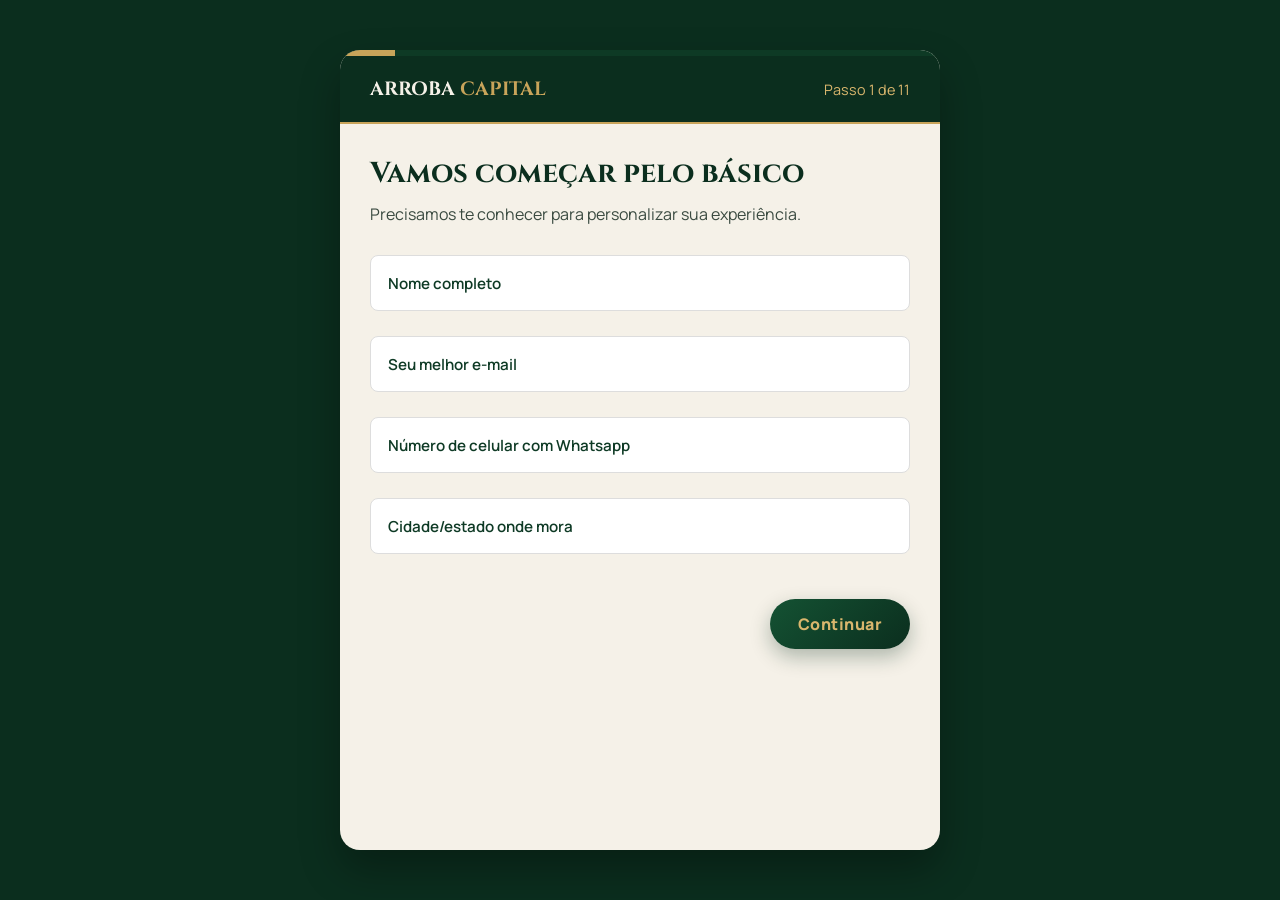
<file: quiz/index.html>
<!DOCTYPE html>
<html lang="pt-BR">
<head>
    <meta charset="UTF-8">
    <meta name="viewport" content="width=device-width, initial-scale=1.0">
    <meta name="description" content="Responda ao quiz da Arroba Capital e descubra se o próximo ciclo combina com o seu perfil de investimento.">
    <meta property="og:title" content="Quiz Arroba Capital | Análise de Perfil">
    <meta property="og:description" content="Faça a análise de perfil da Arroba Capital e veja se o próximo ciclo combina com os seus objetivos e momento de investimento.">
    <meta property="og:type" content="website">
    <meta property="og:url" content="https://arrobacapitaloficial.com.br/quiz/">
    <meta property="og:image" content="https://arrobacapitaloficial.com.br/share-arroba-capital-1x1.png">
    <meta property="og:image:secure_url" content="https://arrobacapitaloficial.com.br/share-arroba-capital-1x1.png">
    <meta property="og:image:type" content="image/png">
    <meta property="og:image:width" content="1200">
    <meta property="og:image:height" content="1200">
    <meta property="og:image:alt" content="Logo dourada da Arroba Capital sobre fundo verde">
    <meta name="twitter:card" content="summary_large_image">
    <meta name="twitter:title" content="Quiz Arroba Capital | Análise de Perfil">
    <meta name="twitter:description" content="Faça a análise de perfil da Arroba Capital e veja se o próximo ciclo combina com os seus objetivos e momento de investimento.">
    <meta name="twitter:image" content="https://arrobacapitaloficial.com.br/share-arroba-capital-1x1.png">
    <title>Análise de Perfil | Arroba Capital</title>
    <link rel="icon" href="../icons/beef-gold.svg" type="image/svg+xml">
    <link rel="shortcut icon" href="../icons/beef-gold.svg" type="image/svg+xml">
    
    <!-- Google Fonts -->
    <link rel="preconnect" href="https://fonts.googleapis.com">
    <link rel="preconnect" href="https://fonts.gstatic.com" crossorigin>
    <link href="https://fonts.googleapis.com/css2?family=Cinzel:wght@400;600;700&family=Manrope:wght@300;400;500;600;700&display=swap" rel="stylesheet">
    
    <link rel="stylesheet" href="css/style.css">
</head>
<body>

    <div class="app-container">
        <!-- Progress Bar -->
        <div class="progress-container">
            <div class="progress-bar" id="progress-bar"></div>
        </div>

        <header class="quiz-header">
            <span class="brand">ARROBA <span class="text-gold">CAPITAL</span></span>
            <span class="step-indicator">Passo <span id="current-step">1</span> de <span id="total-steps">5</span></span>
        </header>

        <form id="profile-form" class="quiz-form">
            
            <!-- Step 1: Dados Pessoais -->
            <div class="form-step active" data-step="1">
                <h2 class="step-title">Vamos começar pelo básico</h2>
                <p class="step-subtitle">Precisamos te conhecer para personalizar sua experiência.</p>
                
                <div class="input-group floating-label">
                    <input type="text" id="name" name="name" placeholder=" " required>
                    <label for="name">Nome completo</label>
                </div>
                
                <div class="input-group floating-label">
                    <input type="email" id="email" name="email" placeholder=" " required>
                    <label for="email">Seu melhor e-mail</label>
                </div>

                <div class="input-group floating-label">
                    <input type="tel" id="phone" name="phone" placeholder=" " maxlength="15" required>
                    <label for="phone">Número de celular com Whatsapp</label>
                </div>

                <div class="input-group floating-label">
                    <input type="text" id="city" name="city" placeholder=" " required>
                    <label for="city">Cidade/estado onde mora</label>
                </div>
            </div>

            <!-- Step 2: Agro Knowledge -->
            <div class="form-step" data-step="2">
                <h2 class="step-title">Sua Experiência</h2>
                <div class="input-group">
                    <label>Você tem algum conhecimento na área do agronegócio?</label>
                    <div class="options-container">
                        <label class="option-card">
                            <input type="radio" name="agro_knowledge" value="bastante" required>
                            <span class="option-text">Tenho bastante conhecimento</span>
                        </label>
                        <label class="option-card">
                            <input type="radio" name="agro_knowledge" value="raso" required>
                            <span class="option-text">Tenho um conhecimento raso no assunto</span>
                        </label>
                        <label class="option-card">
                            <input type="radio" name="agro_knowledge" value="nenhum" required>
                            <span class="option-text">Não tenho conhecimento</span>
                        </label>
                    </div>
                </div>
            </div>

            <!-- Step 3: Current Investments -->
            <div class="form-step" data-step="3">
                <h2 class="step-title">Sua Experiência</h2>
                <div class="input-group">
                    <label>Você já investe em algum ativo?</label>
                    <div class="options-container">
                        <label class="option-card">
                            <input type="radio" name="current_investments" value="imoveis" required>
                            <span class="option-text">Sim, em imóveis</span>
                        </label>
                        <label class="option-card">
                            <input type="radio" name="current_investments" value="renda_fixa" required>
                            <span class="option-text">Sim, em renda fixa (CDB, Tesouro, etc.)</span>
                        </label>
                        <label class="option-card">
                            <input type="radio" name="current_investments" value="acoes_cripto" required>
                            <span class="option-text">Sim, em ações e/ou criptomoedas</span>
                        </label>
                        <label class="option-card">
                            <input type="radio" name="current_investments" value="comercio_local" required>
                            <span class="option-text">Sim, em comércio local</span>
                        </label>
                        <label class="option-card">
                            <input type="radio" name="current_investments" value="nao_invisto" required>
                            <span class="option-text">Ainda não invisto</span>
                        </label>
                        <label class="option-card">
                            <input type="radio" name="current_investments" value="multiplos" required>
                            <span class="option-text">Mais de uma opção</span>
                        </label>
                    </div>
                </div>
            </div>

            <!-- Step 4: Investment Amount -->
            <div class="form-step" data-step="4">
                <h2 class="step-title">Planejamento Financeiro</h2>
                <div class="input-group">
                    <label>Quanto você pretende investir</label>
                    <div class="options-container">
                        <label class="option-card">
                            <input type="radio" name="investment_amount" value="30k-50k" required>
                            <span class="option-text">Entre R$ 30.000 e R$ 50.000</span>
                        </label>
                        <label class="option-card">
                            <input type="radio" name="investment_amount" value="50k-100k" required>
                            <span class="option-text">Entre R$ 50.000 e R$ 100.000</span>
                        </label>
                        <label class="option-card">
                            <input type="radio" name="investment_amount" value="100k-200k" required>
                            <span class="option-text">Entre R$ 100.000 e R$ 200.000</span>
                        </label>
                        <label class="option-card">
                            <input type="radio" name="investment_amount" value="200k+" required>
                            <span class="option-text">Acima de R$ 200.000</span>
                        </label>
                    </div>
                </div>
            </div>

            <!-- Step 5: Capital Source -->
            <div class="form-step" data-step="5">
                <h2 class="step-title">Planejamento Financeiro</h2>
                <div class="input-group">
                    <label>Este capital é</label>
                    <div class="options-container">
                        <label class="option-card">
                            <input type="radio" name="capital_source" value="reserva" required>
                            <span class="option-text">Reserva financeira</span>
                        </label>
                        <label class="option-card">
                            <input type="radio" name="capital_source" value="carteira" required>
                            <span class="option-text">Parte da carteira de investimentos</span>
                        </label>
                        <label class="option-card">
                            <input type="radio" name="capital_source" value="curto_prazo" required>
                            <span class="option-text">Capital que precisará resgatar no curto prazo</span>
                        </label>
                    </div>
                </div>
            </div>

            <!-- Step 6: Goal -->
            <div class="form-step" data-step="6">
                <h2 class="step-title">Alinhamento de Expectativas</h2>
                <div class="input-group">
                    <label>Qual seu principal objetivo com esse investimento?</label>
                    <div class="options-container">
                        <label class="option-card">
                            <input type="radio" name="goal" value="crescimento" required>
                            <span class="option-text">Crescimento patrimonial</span>
                        </label>
                        <label class="option-card">
                            <input type="radio" name="goal" value="diversificacao" required>
                            <span class="option-text">Diversificação</span>
                        </label>
                        <label class="option-card">
                            <input type="radio" name="goal" value="retorno" required>
                            <span class="option-text">Ter retorno maior que banco/poupança</span>
                        </label>
                        <label class="option-card">
                            <input type="radio" name="goal" value="mercado_agro" required>
                            <span class="option-text">Entrar no mercado do agronegócio com segurança</span>
                        </label>
                        <label class="option-card">
                            <input type="radio" name="goal" value="renda_recorrente" required>
                            <span class="option-text">Renda recorrente</span>
                        </label>
                    </div>
                </div>
            </div>

            <!-- Step 7: Term -->
            <div class="form-step" data-step="7">
                <h2 class="step-title">Alinhamento de Expectativas</h2>
                <div class="input-group">
                    <label>Qual prazo mínimo você considera adequado para manter o capital investido?</label>
                    <div class="options-container">
                        <label class="option-card">
                            <input type="radio" name="term" value="2-3m" required>
                            <span class="option-text">2 a 3 meses</span>
                        </label>
                        <label class="option-card">
                            <input type="radio" name="term" value="4-6m" required>
                            <span class="option-text">4 a 6 meses</span>
                        </label>
                        <label class="option-card">
                            <input type="radio" name="term" value="6-12m" required>
                            <span class="option-text">6 a 12 meses</span>
                        </label>
                        <label class="option-card">
                            <input type="radio" name="term" value="longo" required>

                            <span class="option-text">Longo prazo</span>
                        </label>
                    </div>
                </div>
            </div>

            <!-- Step 8: Risk Understanding -->
            <div class="form-step" data-step="8">
                <h2 class="step-title">Últimos Detalhes</h2>
                <div class="input-group">
                    <label>Você compreende que se trata de um investimento ligado ao agronegócio, sujeito a oscilação de mercado?</label>
                    <div class="options-container horizontal">
                        <label class="option-card">
                            <input type="radio" name="risk_understanding" value="sim" required>
                            <span class="option-text">Sim</span>
                        </label>
                        <label class="option-card">
                            <input type="radio" name="risk_understanding" value="nao" required>
                            <span class="option-text">Não</span>
                        </label>
                    </div>
                </div>
            </div>

            <!-- Step 9: Report Preference -->
            <div class="form-step" data-step="9">
                <h2 class="step-title">Últimos Detalhes</h2>
                <div class="input-group">
                    <label>Como prefere receber os relatórios de atualização?</label>
                    <div class="options-container">
                        <label class="option-card">
                            <input type="radio" name="report_preference" value="whatsapp" required>
                            <span class="option-text">Via whatsapp</span>
                        </label>
                        <label class="option-card">
                            <input type="radio" name="report_preference" value="email" required>
                            <span class="option-text">E-mail</span>
                        </label>
                        <label class="option-card">
                            <input type="radio" name="report_preference" value="ambos" required>
                            <span class="option-text">Ambos</span>
                        </label>
                    </div>
                </div>
            </div>

            <!-- Step 10: Schedule Call -->
            <div class="form-step" data-step="10">
                <h2 class="step-title">Últimos Detalhes</h2>
                <div class="input-group">
                    <label>Você gostaria de agendar uma conversa para entender melhor a operação?</label>
                    <div class="options-container horizontal">
                        <label class="option-card">
                            <input type="radio" name="schedule_call" value="sim" required>
                            <span class="option-text">Sim</span>
                        </label>
                        <label class="option-card">
                            <input type="radio" name="schedule_call" value="nao" required>
                            <span class="option-text">Não</span>
                        </label>
                    </div>
                </div>
            </div>

            <!-- Step 11: Final Submission -->
            <div class="form-step" data-step="11">
                <h2 class="step-title">Finalização</h2>
                
                <div class="input-group">
                    <label>Alguma dúvida ou comentário?</label>
                    <input type="text" name="comments" placeholder="Sua resposta">
                </div>
                
                <div class="input-group declaration">
                    <label class="option-card checkbox-card">
                        <input type="checkbox" name="declaration" value="concordo" required>
                        <span class="option-text">Declaro que as informações acima são verdadeiras e que compreendo que este formulário tem caráter exclusivamente informativo e de análise de perfil</span>
                    </label>
                </div>
            </div>

            <!-- Navigation Buttons -->
            <div class="form-navigation">
                <button type="button" id="prev-btn" class="btn btn-secondary" disabled>Voltar</button>
                <button type="button" id="next-btn" class="btn btn-primary">Continuar</button>
                <button type="submit" id="submit-btn" class="btn btn-primary hidden">Enviar Formulário</button>
            </div>
            
        </form>
        
        <!-- Success Message -->
        <div id="success-screen" class="success-container hidden">
            <div class="success-icon">
                <i data-lucide="circle-check-big" class="quiz-icon quiz-icon--success text-gold" aria-hidden="true"></i>
            </div>
            <h2>Obrigado!</h2>
            <p>Recebemos suas informações. Nossa equipe de especialistas analisará seu perfil e entrará em contato em breve.</p>
            <a href="../index.html" class="btn btn-primary success-btn" style="display:inline-block; margin-top:20px; text-decoration:none;">Voltar ao Início</a>
        </div>
    </div>

    <script src="../js/vendor/lucide.min.js"></script>
    <script src="js/script.js"></script>
</body>
</html>
</file>
<file: quiz/css/style.css>
:root {
    /* Colors - Brand Palette (Same as main project) */
    --forest-900: #0B2E1E;
    --forest-800: #0E3A25;
    --forest-700: #145233;
    --forest-600: #1A6B42;
    
    --gold-600:   #A68A45;
    --gold-500:   #C8A45A;
    --gold-400:   #D9B66D;
    --gold-300:   #EBD299;
    
    --cream-100:  #F5F1E8;
    --cream-200:  #E8E2D2;
    
    --text-900:   #112018;
    --text-body:  #3A4A40;
    --text-light: #F7F7F5;
    --text-muted: #8AA395;
    
    --accent:     #2F7A45;
    --error:      #D32F2F;
    --success:    #388E3C;
    
    --font-heading: 'Cinzel', serif;
    --font-body:    'Manrope', sans-serif;
    
    --radius-md: 12px;
    --radius-lg: 20px;
}

* {
    margin: 0;
    padding: 0;
    box-sizing: border-box;
}

body {
    font-family: var(--font-body);
    background-color: var(--forest-900); /* Dark background for immersive feel */
    color: var(--text-light);
    display: flex;
    justify-content: center;
    align-items: center;
    min-height: 100vh;
    padding: 20px;
}

.app-container {
    background-color: var(--cream-100);
    color: var(--text-900);
    width: 100%;
    max-width: 600px;
    border-radius: var(--radius-lg);
    box-shadow: 0 20px 40px rgba(0, 0, 0, 0.3);
    overflow: hidden;
    position: relative;
    display: flex;
    flex-direction: column;
    height: 90vh; /* Fixed height for app-like feel */
    max-height: 800px;
}

/* Header */
.quiz-header {
    padding: 20px 30px;
    background: var(--forest-900);
    color: var(--cream-100);
    display: flex;
    justify-content: space-between;
    align-items: center;
    border-bottom: 2px solid var(--gold-500);
}

.brand {
    font-family: var(--font-heading);
    font-weight: 700;
    font-size: 1.2rem;
}

.text-gold { color: var(--gold-500); }

.quiz-icon {
    display: block;
    flex-shrink: 0;
    width: 1.5rem;
    height: 1.5rem;
}

.quiz-icon--success {
    width: 3.5rem;
    height: 3.5rem;
    stroke-width: 1.9;
}

.step-indicator {
    font-size: 0.9rem;
    color: var(--gold-400);
}

/* Progress Bar */
.progress-container {
    height: 6px;
    background-color: var(--forest-800);
    width: 100%;
}

.progress-bar {
    height: 100%;
    background-color: var(--gold-500);
    width: 0%;
    transition: width 0.4s ease;
}

/* Form Area */
.quiz-form {
    flex: 1;
    overflow-y: auto; /* Scrollable content area */
    padding: 30px;
    display: flex;
    flex-direction: column;
}

.form-step {
    display: none;
    animation: fadeIn 0.5s ease;
}

.form-step.active {
    display: block;
}

@keyframes fadeIn {
    from { opacity: 0; transform: translateY(10px); }
    to { opacity: 1; transform: translateY(0); }
}

.step-title {
    font-family: var(--font-heading);
    color: var(--forest-900);
    font-size: 1.8rem;
    margin-bottom: 10px;
}

.step-subtitle {
    color: var(--text-body);
    margin-bottom: 30px;
    font-size: 1rem;
}

/* Inputs */
.input-group {
    margin-bottom: 25px;
}

.input-group label:not(.option-card) {
    display: block;
    font-weight: 600;
    margin-bottom: 8px;
    color: var(--forest-800);
    font-size: 0.95rem;
}

/* Floating Labels Styling */
.floating-label {
    position: relative;
    margin-bottom: 25px; /* Spacing between inputs */
}

.floating-label input {
    width: 100%;
    padding: 16px 14px;
    border: 1px solid #ddd;
    border-radius: 8px;
    font-family: var(--font-body);
    font-size: 1rem;
    background-color: #fff;
    transition: all 0.2s ease-in-out;
    outline: none;
    height: 56px;
}

/* Label Position (Init) */
.floating-label label {
    position: absolute;
    top: 50%;
    left: 14px;
    transform: translateY(-50%);
    font-size: 1rem;
    color: rgba(138, 163, 149, 0.7);
    pointer-events: none;
    transition: 0.2s ease all;
    background-color: transparent;
    padding: 0 4px;
}

/* Focused or Filled (Float Up) */
.floating-label input:focus + label,
.floating-label input:not(:placeholder-shown) + label {
    top: 0;
    left: 10px;
    font-size: 0.75rem;
    color: var(--gold-600);
    background: #fff;
    height: auto;
    padding: 2px 8px;
    z-index: 10;
    border: 1px solid var(--gold-300);
    border-radius: 999px;
    
    /* Better alignment on border */
    transform: translateY(-50%);
    font-weight: 700;
}

.floating-label input:focus,
.floating-label input:not(:placeholder-shown) {
    border-color: var(--gold-500);
    box-shadow: 0 0 0 2px rgba(200, 164, 90, 0.1);
}


.input-group input[type="text"]:not(.floating-label input),
.input-group input[type="email"]:not(.floating-label input),
.input-group input[type="tel"]:not(.floating-label input) {
    width: 100%;
    padding: 14px 16px;
    border: 1px solid #ddd;
    border-radius: 8px;
    font-family: var(--font-body);
    font-size: 1rem;
    background-color: #fff;
    transition: border-color 0.3s;
}

.input-group input:focus:not(.floating-label input) {
    outline: none;
    border-color: var(--forest-600);
    box-shadow: 0 0 0 3px rgba(11, 46, 30, 0.1);
}

/* Radio Cards */
.options-container {
    display: flex;
    flex-direction: column;
    gap: 12px;
}

.options-container.horizontal {
    flex-direction: row;
    flex-wrap: wrap;
}

.option-card {
    display: flex;
    align-items: center;
    padding: 14px 16px;
    background: #fff;
    border: 1px solid rgba(17, 32, 24, 0.12);
    border-radius: 8px;
    cursor: pointer;
    transition: border-color 0.25s ease, box-shadow 0.25s ease, transform 0.2s ease;
    position: relative;
    user-select: none;
}

.option-card:hover {
    background-color: #fff;
    border-color: var(--gold-300);
    box-shadow: none;
}

.option-card input[type="radio"],
.option-card input[type="checkbox"] {
    appearance: none;
    -webkit-appearance: none;
    width: 18px;
    height: 18px;
    margin-right: 12px;
    border: 1px solid rgba(17, 32, 24, 0.22);
    border-radius: 6px;
    background: #fff;
    box-shadow: none;
    outline: none;
    transition: background 0.2s ease, border-color 0.2s ease;
}

.option-card input[type="radio"]:checked,
.option-card input[type="checkbox"]:checked {
    border-color: transparent;
    background: linear-gradient(135deg, var(--gold-400) 0%, var(--gold-600) 100%);
}

/* Card Selection State - Handled by JS adding class later if needed, 
   but :checked handles basic styling too */

.option-card:has(input:checked) {
    background-color: #fff;
    border-color: rgba(17, 32, 24, 0.12);
    box-shadow: none;
    transform: none;
}

.option-text {
    font-size: 0.95rem;
    color: var(--text-body);
}

.checkbox-card {
    align-items: flex-start;
}

.checkbox-card input[type="checkbox"] {
    width: 20px;
    height: 20px;
    min-width: 20px;
    margin-top: 3px;
    border-radius: 7px;
    flex-shrink: 0;
}

.checkbox-card input[type="checkbox"]:checked {
    background: linear-gradient(135deg, var(--gold-400) 0%, var(--gold-600) 100%);
    background-image: url("../../icons/check.svg"), linear-gradient(135deg, var(--gold-400) 0%, var(--gold-600) 100%);
    background-repeat: no-repeat;
    background-position: center;
    background-size: 12px 12px, 100% 100%;
}

/* Navigation */
.form-navigation {
    margin-top: auto;
    padding: 20px 30px;
    background: transparent; /* Clean look */
    border-top: none;
    display: flex;
    justify-content: space-between;
    align-items: center;
    position: sticky;
    bottom: 0;
    width: 100%;
    
    /* Adjust margins to align with content */
    margin: 0 -30px -30px -30px;
    width: calc(100% + 60px);
    box-sizing: border-box;
    /* Gradient fade for content scrolling under */
    background: linear-gradient(to top, var(--cream-100) 80%, rgba(245, 241, 232, 0));
}

/* Adjust footer placement: inside app-container */
.quiz-form {
    padding-bottom: 0; /* Clear padding for sticky footer */
}

.btn {
    position: relative;
    overflow: hidden;
    isolation: isolate;
    padding: 14px 28px; /* Larger touch target */
    border-radius: 50px; /* Pill shape */
    font-weight: 800;
    cursor: pointer;
    font-family: var(--font-body);
    transition: all 0.3s cubic-bezier(0.25, 0.8, 0.25, 1);
    font-size: 1rem;
    border: none;
    letter-spacing: 0.5px;
    box-shadow: 0 4px 12px rgba(0,0,0,0.08);
}

.btn::after {
    content: '';
    position: absolute;
    inset: -35% auto -35% -30%;
    width: 38%;
    border-radius: inherit;
    background: linear-gradient(
        90deg,
        transparent 0%,
        rgba(255, 255, 255, 0.12) 20%,
        rgba(255, 255, 255, 0.78) 50%,
        rgba(255, 255, 255, 0.12) 80%,
        transparent 100%
    );
    filter: blur(12px);
    transform: skewX(-22deg) translateX(-240%);
    transform-origin: left center;
    animation: quizBtnLightSweep 3.2s ease-in-out infinite;
    pointer-events: none;
    opacity: 0.9;
}

@keyframes quizBtnLightSweep {
    0%,
    18% {
        transform: skewX(-22deg) translateX(-240%);
    }

    48%,
    100% {
        transform: skewX(-22deg) translateX(430%);
    }
}

.btn:active {
    transform: scale(0.96);
}

.btn:disabled {
    opacity: 0;
    pointer-events: none;
}

.btn-secondary {
    background: transparent;
    color: var(--text-muted);
    font-weight: 800;
    box-shadow: none;
    padding-left: 0; /* Align left */
}

.btn-secondary:hover:not(:disabled) {
    color: var(--forest-800);
    background: transparent;
    transform: translateX(-4px);
}

.btn-primary {
    /* Gradient based on Forest Brand Colors */
    background: linear-gradient(135deg, var(--forest-700) 0%, var(--forest-900) 100%);
    color: var(--gold-400); 
    margin-left: auto;
    box-shadow: 0 8px 20px rgba(11, 46, 30, 0.3);
}

.btn-primary:hover:not(:disabled) {
    background: linear-gradient(135deg, var(--forest-600) 0%, var(--forest-800) 100%);
    transform: translateY(-2px);
    box-shadow: 0 12px 24px rgba(11, 46, 30, 0.4);
}

.hidden {
    display: none !important;
}

/* Success Screen */
.success-container {
    display: flex;
    flex-direction: column;
    align-items: center;
    justify-content: center;
    text-align: center;
    padding: 40px;
    height: 100%;
    animation: fadeIn 0.5s ease;
}

.success-icon {
    display: flex;
    align-items: center;
    justify-content: center;
    width: 80px;
    height: 80px;
    border-radius: 50%;
    background-color: rgba(200, 164, 90, 0.1);
    margin-bottom: 20px;
}

.success-container h2 {
    font-family: var(--font-heading);
    color: var(--forest-900);
    margin-bottom: 10px;
    font-size: 2rem;
}

.success-container p {
    color: var(--text-body);
    font-size: 1.1rem;
    max-width: 400px;
    margin: 0 auto;
}

.success-btn {
    margin-left: 0;
    margin-right: 0;
}

/* Validation Effects */
.shake {
    animation: shake 0.5s cubic-bezier(.36,.07,.19,.97) both;
}

@keyframes shake {
    10%, 90% { transform: translate3d(-1px, 0, 0); }
    20%, 80% { transform: translate3d(2px, 0, 0); }
    30%, 50%, 70% { transform: translate3d(-4px, 0, 0); }
    40%, 60% { transform: translate3d(4px, 0, 0); }
}

.input-error {
    border-color: var(--error) !important;
    background-color: #fff8f8 !important;
}

/* Mobile Tweaks */
@media (max-width: 480px) {
    body {
        padding: 0;
        align-items: flex-start;
        background: var(--cream-100);
    }
    
    .app-container {
        height: 100vh;
        max-height: none;
        border-radius: 0;
        box-shadow: none;
    }
    
    .step-title {
        font-size: 1.5rem;
    }
    
    .quiz-header {
        padding: 15px 20px;
    }
    
    .quiz-form {
        padding: 20px;
    }
    
    .form-navigation {
        padding: 15px 20px;
        margin: 0 -20px -20px -20px;
        width: calc(100% + 40px);
    }

    .options-container.horizontal {
        flex-direction: column;
    }
}
</file>
